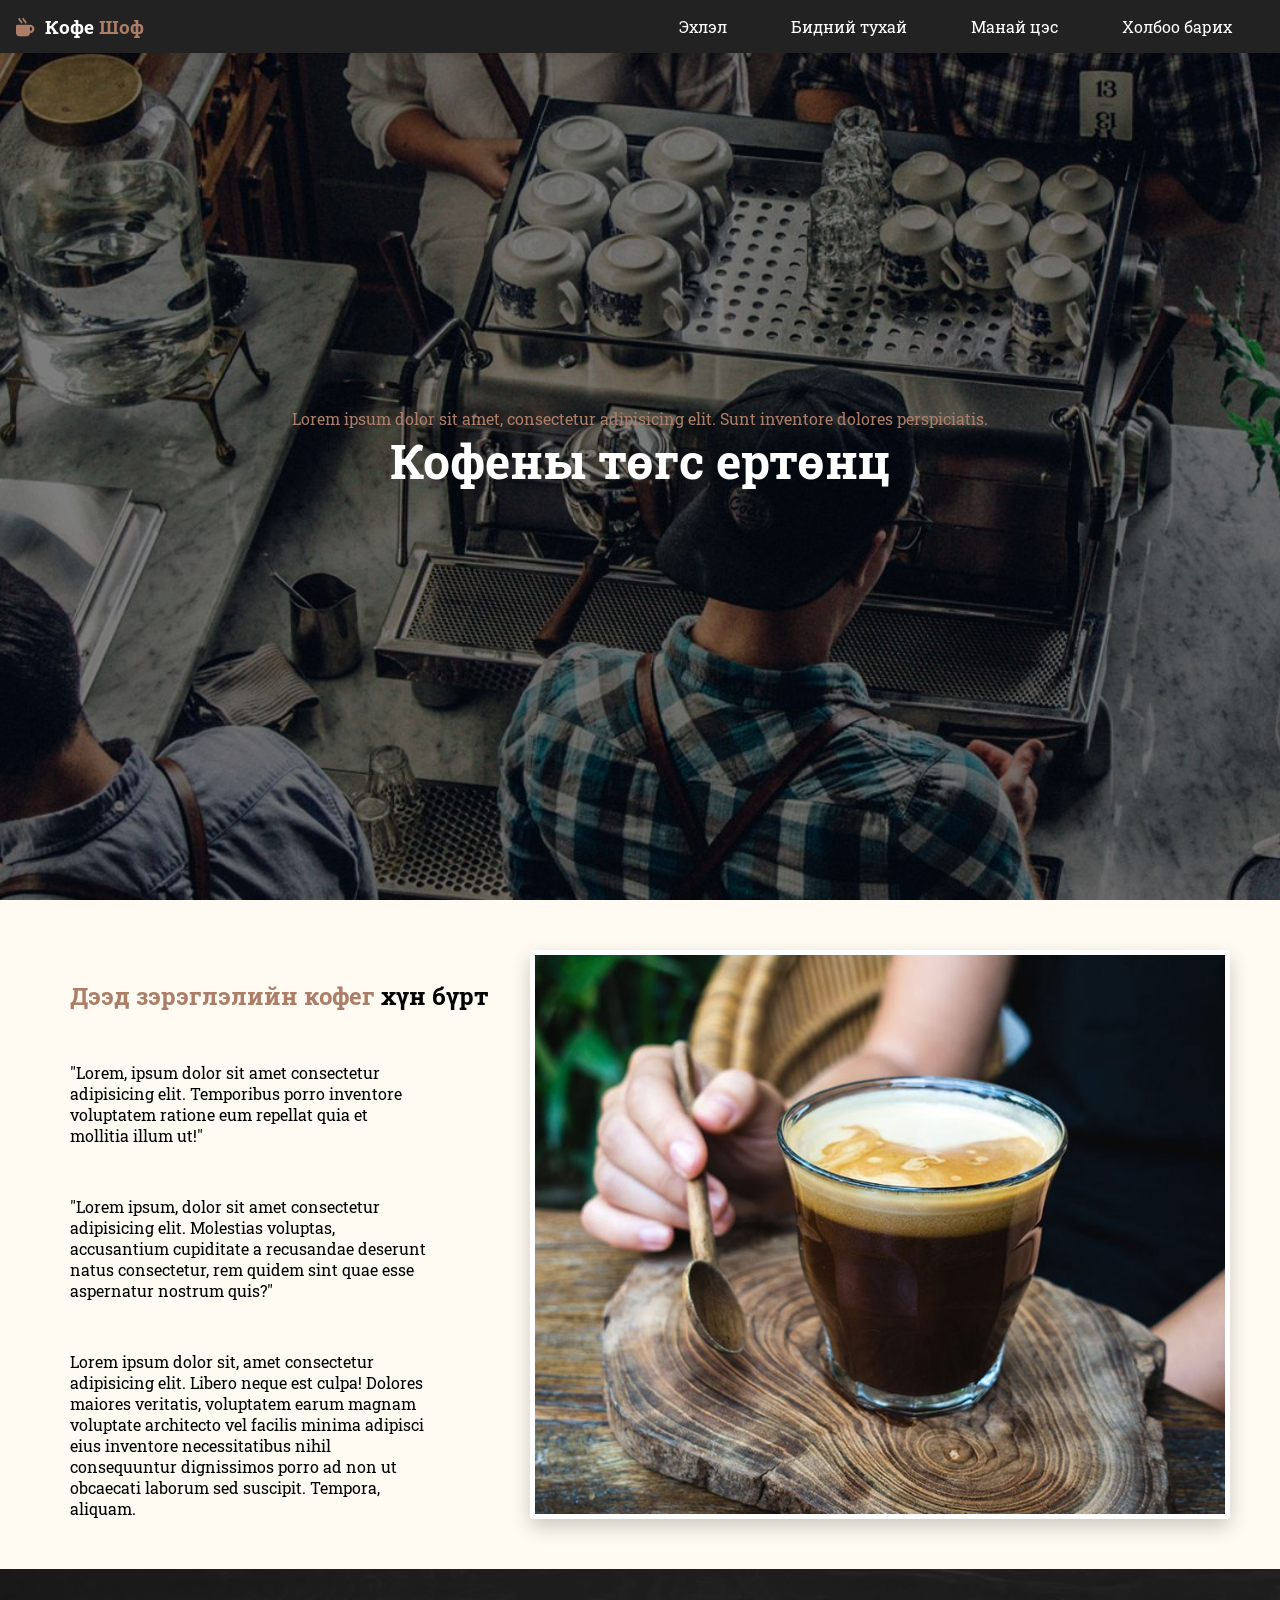
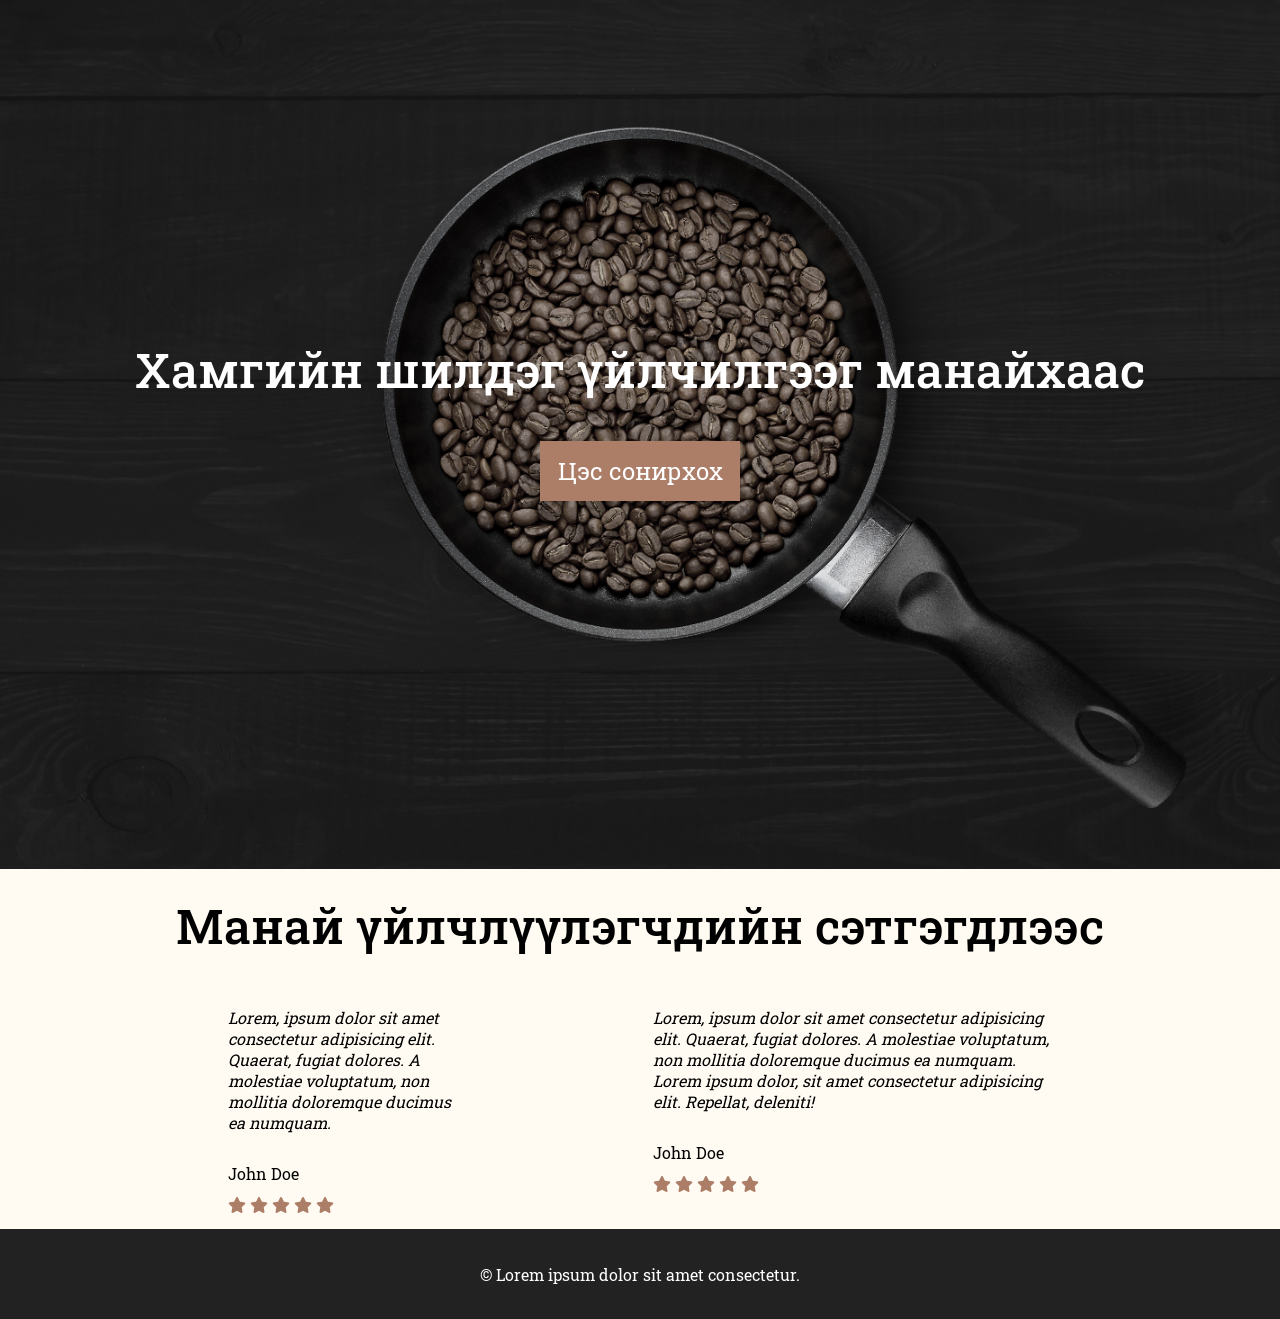
<file: index.html>
<!DOCTYPE html>
<head lang="en">
    <meta charset="UTF-8">
    <meta name="viewport" content="width=device-width, initial-scale=1.0">
    <title>Coffee Shop</title>
    <link rel="stylesheet" href="style.css">
    <link rel="stylesheet" href="https://cdnjs.cloudflare.com/ajax/libs/font-awesome/6.4.0/css/all.min.css">
</head>
<body class="roboto-slab-body">
    <nav>
        <h3><span class="main-color"><i class="fa-solid fa-mug-hot"></i></span>Кофе <span class="main-color">Шоф</span></h3>
        <ul>
            <li><a href="http://127.0.0.1:5500/index.html">Эхлэл</a></li>
            <li><a href="http://127.0.0.1:5500/2index.html">Бидний тухай</a></li>
            <li><a href="http://127.0.0.1:5500/3index.html">Манай цэс</a></li>
            <li><a href="http://127.0.0.1:5500/4INDEX.HTML">Холбоо барих</a></li>
        </ul>
    </nav>
    <header>
        <div class="head-content">
            <p>Lorem ipsum dolor sit amet, consectetur adipisicing elit. Sunt inventore dolores perspiciatis.</p>
            <h1>Кофены төгс ертөнц</h1>
        </div>
    </header>
    <section id="section1">
        <div class="section-text">
            <h2><span class="main-color">Дээд зэрэглэлийн кофег</span> хүн бүрт</h2>
            <p>"Lorem, ipsum dolor sit amet consectetur adipisicing elit. Temporibus porro inventore voluptatem ratione eum repellat quia et mollitia illum ut!"</p>
            <p>"Lorem ipsum, dolor sit amet consectetur adipisicing elit. Molestias voluptas, accusantium cupiditate a recusandae deserunt natus consectetur, rem quidem sint quae esse aspernatur nostrum quis?"</p>
            <p>Lorem ipsum dolor sit, amet consectetur adipisicing elit. Libero neque est culpa! Dolores maiores veritatis, voluptatem earum magnam voluptate architecto vel facilis minima adipisci eius inventore necessitatibus nihil consequuntur dignissimos porro ad non ut obcaecati laborum sed suscipit. Tempora, aliquam.</p>
        </div>
        <div class="section-img"></div>
    </section>
    <section id="section2">
        <div class="section2-content">
            <h2>Хамгийн шилдэг үйлчилгээг манайхаас</h2>
            <button>Цэс сонирхох</button>
        </div>
    </section>
    <article id="article">
        <div class="article-content">
            <div class="article-title">
                <h2>Манай үйлчлүүлэгчдийн сэтгэгдлээс</h2>
            </div>
            <div class="article-detail">
                <div>
                    <p>Lorem, ipsum dolor sit amet consectetur adipisicing elit. Quaerat, fugiat dolores. A molestiae voluptatum, non mollitia doloremque ducimus ea numquam.</p>
                    <p>John Doe</p>
                    <p class="main-color"><i class="fa-solid fa-star"></i>
                       <i class="fa-solid fa-star"></i>
                       <i class="fa-solid fa-star"></i>
                       <i class="fa-solid fa-star"></i>
                       <i class="fa-solid fa-star"></i></p>
                </div>
                <div>
                    <p>Lorem, ipsum dolor sit amet consectetur adipisicing elit. Quaerat, fugiat dolores. A molestiae voluptatum, non mollitia doloremque ducimus ea numquam. Lorem ipsum dolor, sit amet consectetur adipisicing elit. Repellat, deleniti!</p>
                    <p>John Doe</p>
                    <p class="main-color"><i class="fa-solid fa-star"></i>
                    <i class="fa-solid fa-star"></i>
                    <i class="fa-solid fa-star"></i>
                    <i class="fa-solid fa-star"></i>
                    <i class="fa-solid fa-star"></i></p>
                </div>
            </div>
        </div>
    </article>
    <footer id="footer">
        <div class="footer-content">
            <p>© Lorem ipsum dolor sit amet consectetur.</p>
        </div>
    </footer>
</body>
</file>
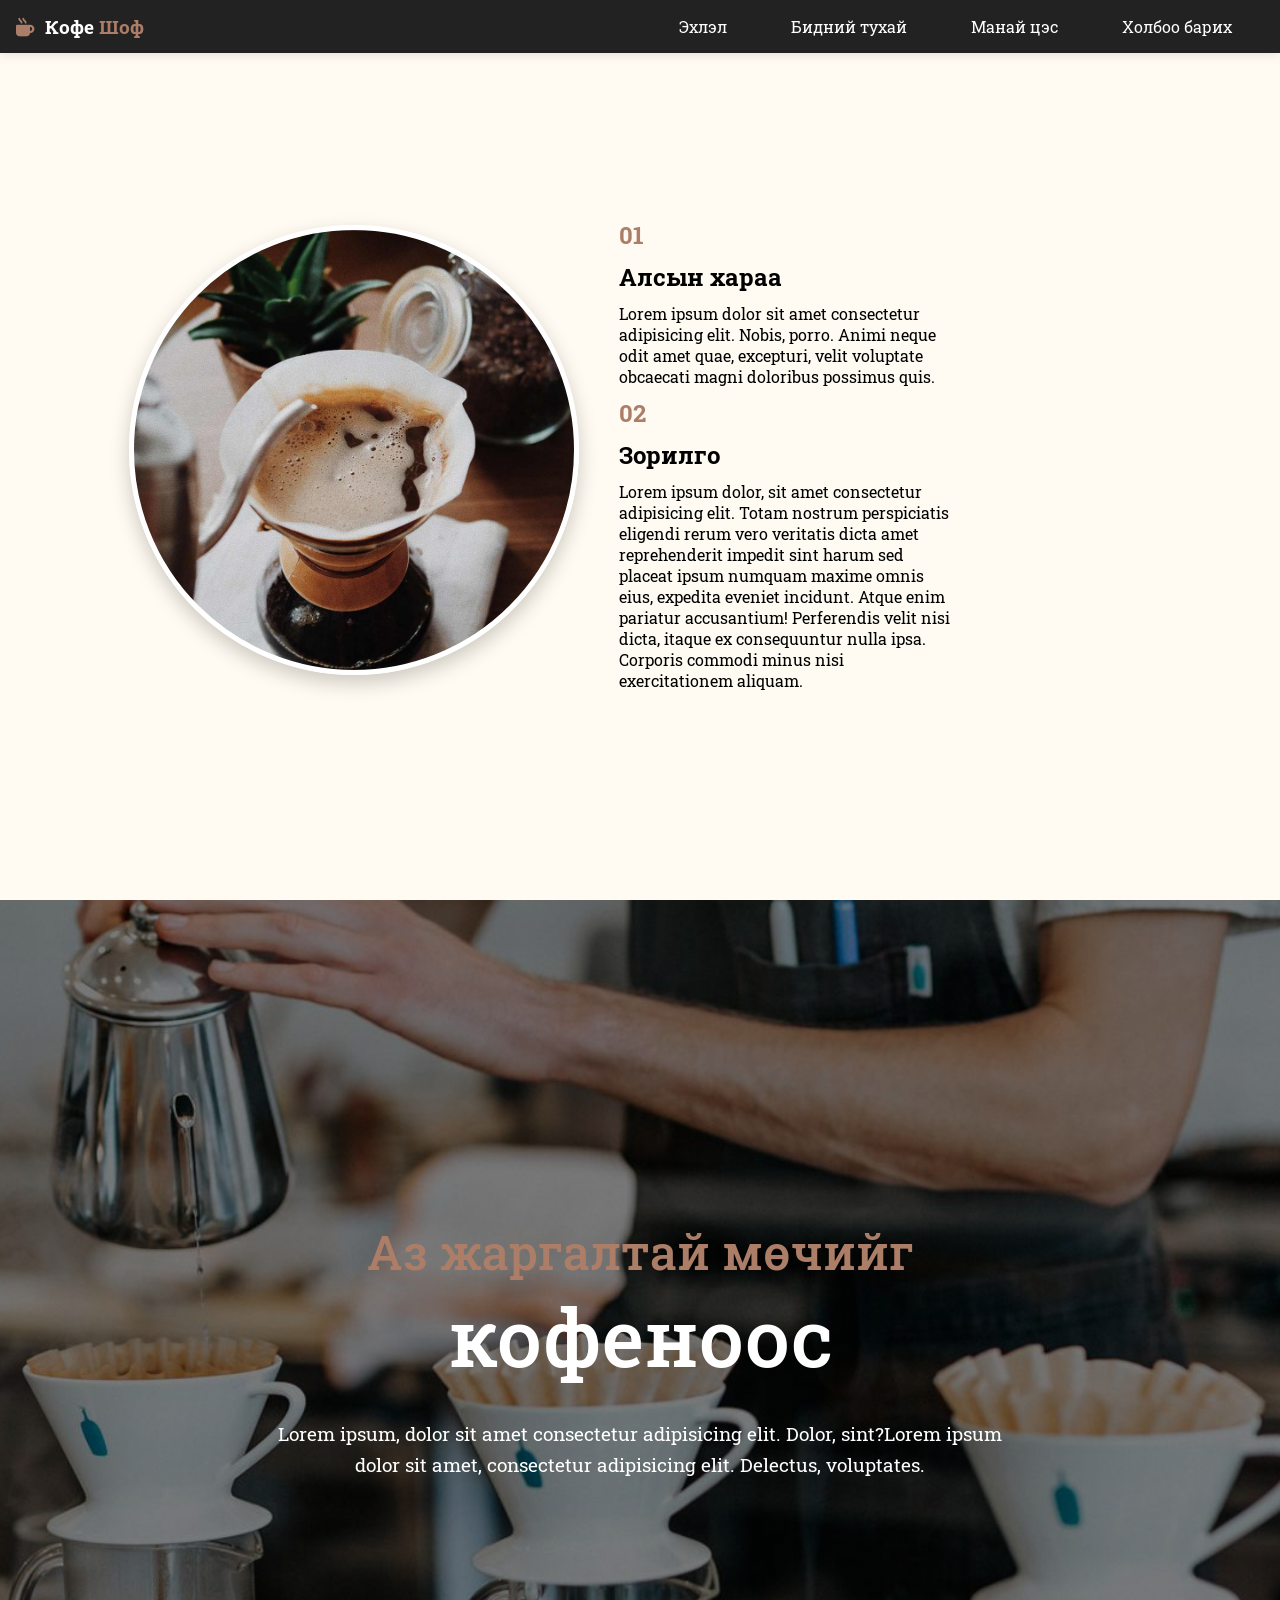
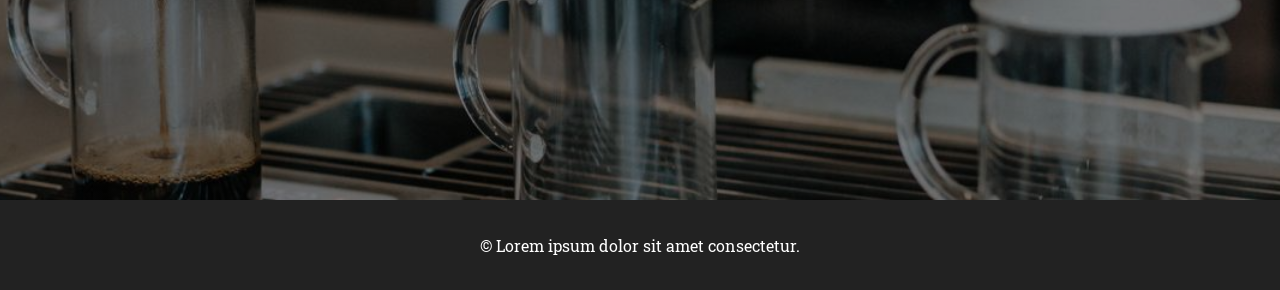
<file: 2index.html>
<!DOCTYPE html>
<head lang="en">
    <meta charset="UTF-8">
    <meta name="viewport" content="width=device-width, initial-scale=1.0">
    <title>Coffee Shop menu</title>
    <link rel="stylesheet" href="style.css">
    <link rel="stylesheet" href="https://cdnjs.cloudflare.com/ajax/libs/font-awesome/6.4.0/css/all.min.css">
</head>
<body class="roboto-slab-body">
    <nav>
        <h3><span class="main-color"><i class="fa-solid fa-mug-hot"></i></span>Кофе <span class="main-color">Шоф</span></h3>
        <ul>
            <li><a href="http://127.0.0.1:5500/index.html">Эхлэл</a></li>
            <li><a href="http://127.0.0.1:5500/2index.html">Бидний тухай</a></li>
            <li><a href="http://127.0.0.1:5500/3index.html">Манай цэс</a></li>
            <li><a href="http://127.0.0.1:5500/4INDEX.HTML">Холбоо барих</a></li>
        </ul>
    </nav>
<section id="section3">
        <div class="section3-img"></div>
        <div class="section3-text">
            <h2 class="main-color">01</h2>
            <h2>Алсын хараа</h2>
            <p>Lorem ipsum dolor sit amet consectetur adipisicing elit. Nobis, porro. Animi neque odit amet quae, excepturi, velit voluptate obcaecati magni doloribus possimus quis.</p>
            <h2 class="main-color">02</h2>
            <h2>Зорилго</h2>
            <p>Lorem ipsum dolor, sit amet consectetur adipisicing elit. Totam nostrum perspiciatis eligendi rerum vero veritatis dicta amet reprehenderit impedit sint harum sed placeat ipsum numquam maxime omnis eius, expedita eveniet incidunt. Atque enim pariatur accusantium! Perferendis velit nisi dicta, itaque ex consequuntur nulla ipsa. Corporis commodi minus nisi exercitationem aliquam.
            </p>

</section>
<section class="section-hero">
    <div class="section-text4">
        <h2 class="main-color">Аз жаргалтай мөчийг</h2>
        <h1>кофеноос</h1>
        <p>Lorem ipsum, dolor sit amet consectetur adipisicing elit. Dolor, sint?Lorem ipsum dolor sit amet, consectetur adipisicing elit. Delectus, voluptates.</p>
    </div>
</section>

 <footer id="footer">
        <div class="footer-content">
            <p>© Lorem ipsum dolor sit amet consectetur.</p>
        </div>
    </footer>
</body>
</file>
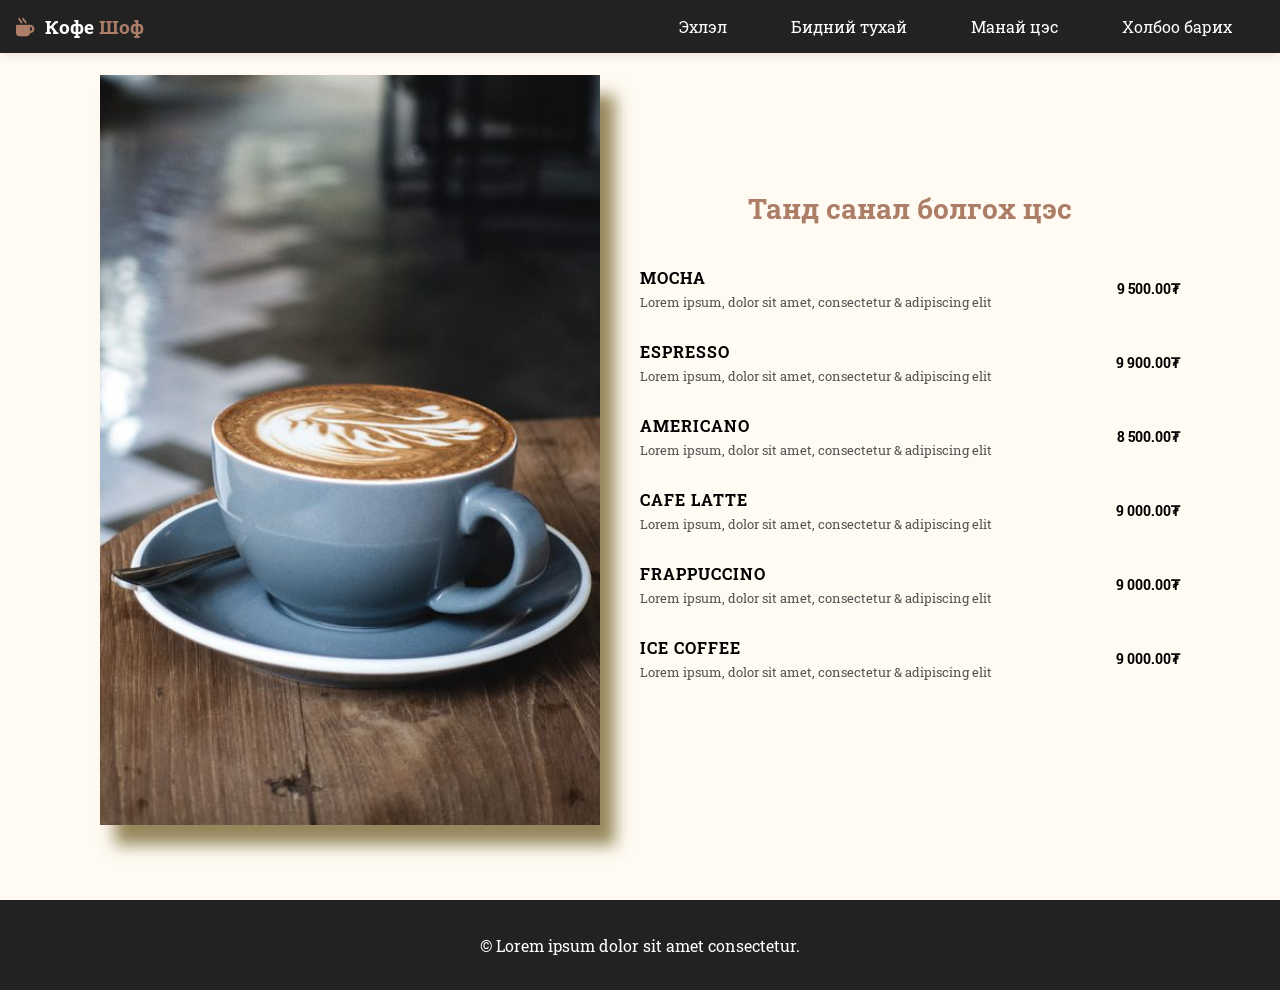
<file: 3index.html>
<!DOCTYPE html>
<head lang="en">
    <meta charset="UTF-8">
    <meta name="viewport" content="width=device-width, initial-scale=1.0">
    <title>Coffee Shop</title>
    <link rel="stylesheet" href="style.css">
    <link rel="stylesheet" href="https://cdnjs.cloudflare.com/ajax/libs/font-awesome/6.4.0/css/all.min.css">
</head>
<body class="roboto-slab-body">
    <nav>
        <h3><span class="main-color"><i class="fa-solid fa-mug-hot"></i></span>Кофе <span class="main-color">Шоф</span></h3>
        <ul>
            <li><a href="http://127.0.0.1:5500/index.html">Эхлэл</a></li>
            <li><a href="http://127.0.0.1:5500/2index.html">Бидний тухай</a></li>
            <li><a href="http://127.0.0.1:5500/3index.html">Манай цэс</a></li>
            <li><a href="http://127.0.0.1:5500/4INDEX.HTML">Холбоо барих</a></li>
        </ul>
    </nav>
<section>
    <section id="section4">
        <div class="section4-img"></div>
        <div class="section4-text">
            <h2 class="main-color">Танд санал болгох цэс</h2>
<div class="menu-item">
    <div class="menu-left">
        <h3>MOCHA</h3>
        <p>Lorem ipsum, dolor sit amet, consectetur & adipiscing elit</p>
    </div>
    <div class="price">9 500.00₮</div>
</div>

<div class="menu-item">
    <div class="menu-left">
        <h3>ESPRESSO</h3>
        <p>Lorem ipsum, dolor sit amet, consectetur & adipiscing elit</p>
    </div>
    <div class="price">9 900.00₮</div>
</div>

<div class="menu-item">
    <div class="menu-left">
        <h3>AMERICANO</h3>
        <p>Lorem ipsum, dolor sit amet, consectetur & adipiscing elit</p>
    </div>
    <div class="price">8 500.00₮</div>
</div>

<div class="menu-item">
    <div class="menu-left">
        <h3>CAFE LATTE</h3>
        <p>Lorem ipsum, dolor sit amet, consectetur & adipiscing elit</p>
    </div>
    <div class="price">9 000.00₮</div>
</div>

<div class="menu-item">
    <div class="menu-left">
        <h3>FRAPPUCCINO</h3>
        <p>Lorem ipsum, dolor sit amet, consectetur & adipiscing elit</p>
    </div>
    <div class="price">9 000.00₮</div>
</div>

<div class="menu-item">
    <div class="menu-left">
        <h3>ICE COFFEE</h3>
        <p>Lorem ipsum, dolor sit amet, consectetur & adipiscing elit</p>
    </div>
    <div class="price">9 000.00₮</div>
</div>
        </div>
    </section>

<footer id="footer">
        <div class="footer-content">
            <p>© Lorem ipsum dolor sit amet consectetur.</p>
        </div>
    </footer>
</body>
</file>
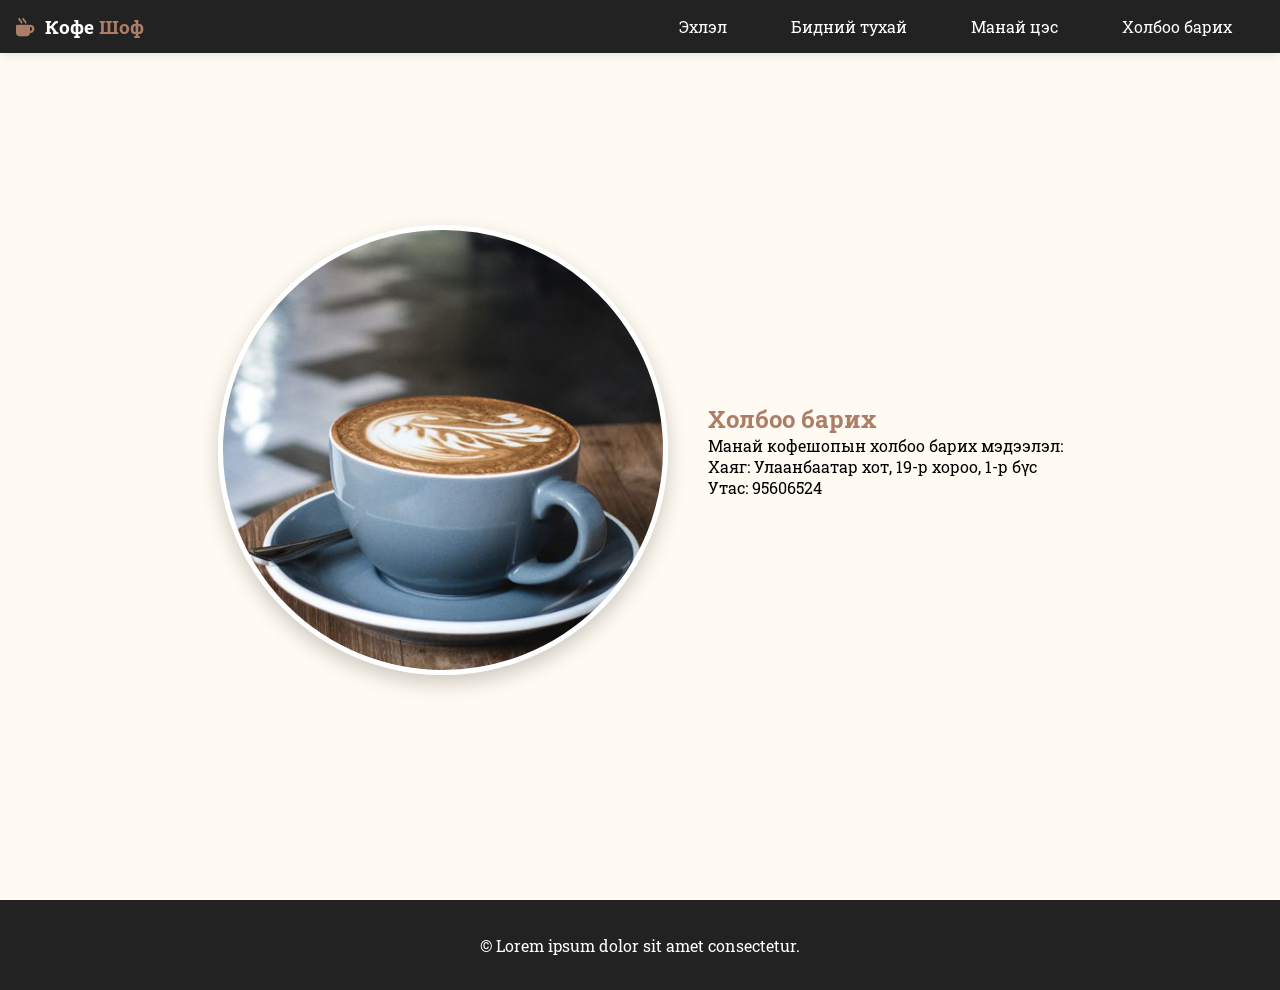
<file: 4index.html>
<!DOCTYPE html>
<head lang="en">
    <meta charset="UTF-8">
    <meta name="viewport" content="width=device-width, initial-scale=1.0">
    <title>Coffee Shop</title>
    <link rel="stylesheet" href="style.css">
    <link rel="stylesheet" href="https://cdnjs.cloudflare.com/ajax/libs/font-awesome/6.4.0/css/all.min.css">
</head>
<body class="roboto-slab-body">
    <nav>
        <h3><span class="main-color"><i class="fa-solid fa-mug-hot"></i></span>Кофе <span class="main-color">Шоф</span></h3>
        <ul>
            <li><a href="http://127.0.0.1:5500/index.html">Эхлэл</a></li>
            <li><a href="http://127.0.0.1:5500/2index.html">Бидний тухай</a></li>
            <li><a href="http://127.0.0.1:5500/3index.html">Манай цэс</a></li>
            <li><a href="http://127.0.0.1:5500/4INDEX.HTML">Холбоо барих</a></li>
        </ul>
    </nav>
<section>
    <section id="section5">
        <div class="section5-img"></div>
        <div class="section5-text">
            <h2 class="main-color">Холбоо барих</h2>
            <p>Манай кофешопын холбоо барих мэдээлэл:</p>
            <p>Хаяг: Улаанбаатар хот, 19-р хороо,  1-р бүс</p>
            <p>Утас: 95606524</p>
        </div>
    </section>

<footer id="footer">
        <div class="footer-content">
            <p>© Lorem ipsum dolor sit amet consectetur.</p>
        </div>
    </footer>
</body>
</file>
<file: style.css>
@import url('https://fonts.googleapis.com/css2?family=Roboto+Slab:wght@100..900&display=swap');
* {
    margin: 0;
    padding: 0;
    box-sizing: border-box;
}
 
.roboto-slab-body {
    font-family: "Roboto Slab", serif;
    font-optical-sizing: auto;
    font-weight: 400;
    font-style: normal;
}
 
nav {
    background: #222;
    color: #fff;
    display: flex;
    justify-content: space-between;
    padding: 0.5rem 1rem;
    align-items: center;
    position: fixed;
    width: 100%;
    z-index: 1000;
    top: 0;
    box-shadow: 0 2px 10px rgba(0,0,0,0.1);
}
 
nav ul {
    list-style: none;
    display: flex;
}
 
nav ul li {
    margin: 0 1rem;
    padding: 0.5rem 1rem;
}
 
nav ul li:hover {
    background-color: #ac7e68;
}
 
nav ul li a {
    color: #fff;
    text-decoration: none;
}
 
h3 span i {
    padding-right: 10px;
}
 
.main-color {
    color: #ac7e68;
}
 
header {
    background: url(/img/home1.jpg);
    height: 100vh;
    background-position: center;
    background-repeat: no-repeat;
    background-size: cover;
}
 
.head-content {
    color: #ac7e68;
    background: rgba(0, 0, 0, 0.5);
    height: 100%;
    display: flex;
    flex-direction: column;
    justify-content: center;
    align-items: center;
}
 
header .head-content h1 {
    color: #fff;
    font-size: 3rem;
}
 
#section1 {
    display: flex;
    justify-content: center;
    background: #fffbf2;
    padding: 50px;
    align-items: stretch;
    height: 100%;
}
 
.section-text {
    margin-left: 20px;
    width: 40%;
}
 
.section-text h2 {
    margin-top: 30px;
}
 
.section-text p {
    margin-top: 50px;
    margin-right: 100px;
}
 
.section-img {
    flex: 0 0 700px;  
    min-height: 500px;
   
    border: 5px solid #fff;      
    border-radius: 4px;          
    box-shadow: 0 8px 20px rgba(0,0,0,0.2);
   
    overflow: hidden;            
 
    background: url(img/home-image-1.jpg);
    background-position: center;    
    background-repeat: no-repeat;  
    background-size: cover;    
}
 
#section2 {
    background: url(img/home2.jpg);
    height: 100vh;
    background-position: center;
    background-repeat: no-repeat;
    background-size: cover;
}
 
.section2-content {
    display: flex;
    flex-direction: column;
    justify-content: center;
    align-items: center;
    height: 100%;
}
 
.section2-content h2 {
    color:#fff;
    font-weight: 500;
    font-size: 3rem;
}
 
.section2-content button {
    margin-top: 40px;
    font-size: 1.5em;
    color: #fff;
    width: 200px;
    height: 60px;
    background: #ac7e68;
    border: 0;
    font-family: "Roboto Slab", serif;
}
 
.section2-content button:hover {
    background:black;
    color: #ac7e68;
}

#article {
    background-color: #fffbf2;
    height: 40vh;
}
 
.article-content {
    display: flex;
    flex-direction: column;
    justify-content: center;
    align-items: center;
    height: 100%;
}
 
.article-title h2 {
    font-weight: 500;
    font-size: 3rem;
    margin-top: 60px;
}
 
.article-detail {
    display: flex;
    justify-content: center;
    height: 60%;
    width: 80%;
    margin: 50px 0px;
    row-gap: 100px;
}
 
.article-detail p {
    padding: 0px 100px;
}
.article-detail p:first-child {
    font-style:italic;
    padding-bottom: 30px;
}
 
.article-detail p:nth-child(2) {
    font-style: bold;
    padding-bottom: 10px;
}


#footer {
    background-color: #222;
    height: 10vh;
}
 
.footer-content {
    display: flex;
    justify-content: center;
    align-items: center;
    height: 100%;
    color: #fff;
}

#section3 {
    display: flex;                 
    justify-content: center;       
    align-items: center;           
    gap: 40px;                    
    height: 100vh;              
    background: #fffbf2;
    padding: 0 100px;
}

.section3-img {
    width: 450px;
    height: 450px;
    border-radius: 50%;
    border: 5px solid #fff;
    box-shadow: 0 8px 20px rgba(0,0,0,0.2);
    background: url(img/port-1.jpg);
    background-position: center;
    background-repeat: no-repeat;
    background-size: cover;
}

.section3-text {
    margin-right: 100px;
    width: 40%;
}
.section3-text h2 {
    margin-top: 10px;
}

.section3-text p {
    margin-top: 10px;
    margin-right: 100px;
}


.section-hero {
    position: relative;
    height: 100vh;
    display: flex;
    justify-content: center;
    align-items: center;
    text-align: center;
    color: white;

    background-image: 
        linear-gradient(rgba(0, 0, 0, 0.5), rgba(0, 0, 0, 0.5)),
        url(img/home3.jpg);
    background-position: center;
    background-repeat: no-repeat;
    background-size: cover;
}

.section-hero .section-text4 {
    display: flex;
    flex-direction: column;
    justify-content: center;
    align-items: center;
    width: 60%;
}

.section-hero .section-text4 h2 {
    font-size: 3rem; 
    font-weight: 500;
}


.section-hero .section-text4 h1 {
    font-size: 5rem;  
    font-weight: 500;
    color: #fff;
}

.section-hero .section-text4 p {
    margin-top: 30px; 
    font-size: 1.2rem;
    line-height: 1.6;
    color: #fff;
}


#section4 {
    display: flex;                 
    justify-content: center;       
    align-items: center;           
    gap: 40px;                    
    height: 100vh;              
    background: #fffbf2;
    padding: 0 100px;
}

.section4-img {
    width: 550px;
    height: 750px;
    box-shadow: 15px 20px 15px rgba(105, 87, 29, 0.7);
    background-image: url('img/home-image-2.jpg');
    background-position: center;
    background-repeat: no-repeat;
    background-size: cover;
}

.section4-text {
    width: 55%;
}

.section4-text h2 {
    text-align: center;
    margin-bottom: 40px;
    font-size: 28px;
}

.menu-item {
    display: flex;
    justify-content: space-between;
    align-items: center;
    margin-bottom: 30px;
}

.menu-left h3 {
    margin: 0;
    font-size: 16px;
    letter-spacing: 1px;
}

.menu-left p {
    margin: 5px 0 0;
    font-size: 13px;
    color: #555;
}


.price {
    font-weight: bold;
    font-size: 14px;
    white-space: nowrap;
}

#section5 {
    display: flex;                 
    justify-content: center;       
    align-items: center;           
    gap: 40px;                    
    height: 100vh;              
    background: #fffbf2;
    padding: 0 100px;
}


.section5-img {
    width: 450px;
    height: 450px;
    border-radius: 50%;
    border: 5px solid #fff;
    box-shadow: 0 8px 20px rgba(0,0,0,0.2);
    background: url('img/home-image-2.jpg');
    background-position: center;
    background-repeat: no-repeat;
    background-size: cover;
}
</file>
